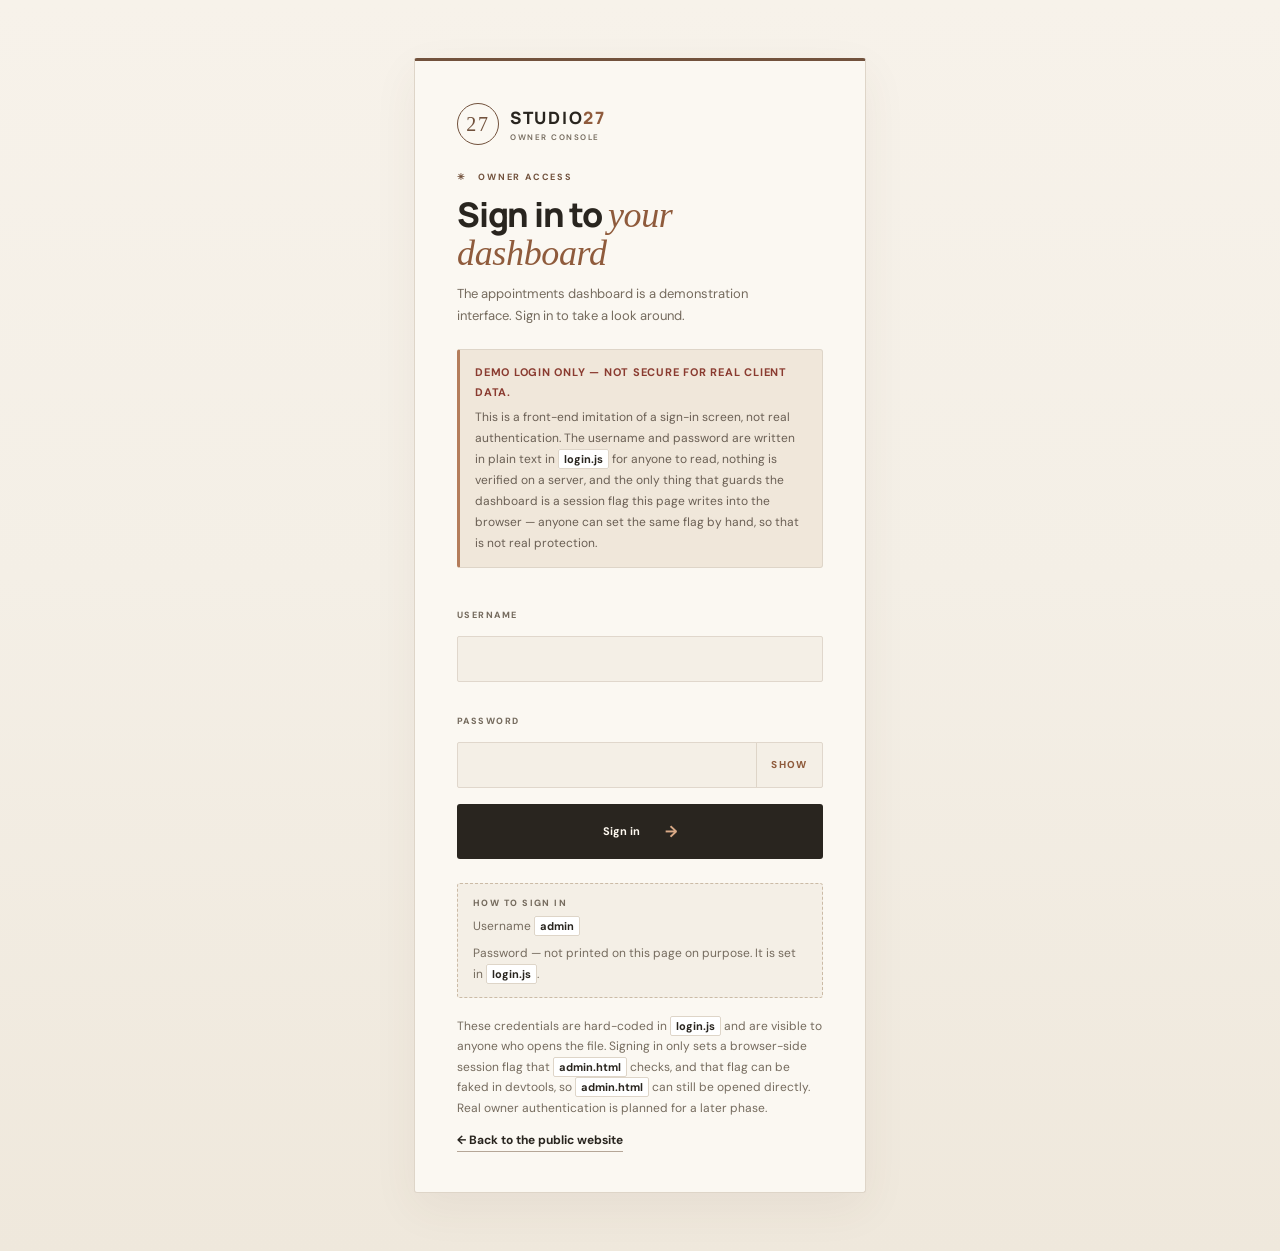
<file: admin.html>
<!doctype html>
<html lang="en-IN">
<head>
<meta charset="UTF-8"><meta name="viewport" content="width=device-width,initial-scale=1">
<meta name="theme-color" content="#72523d">
<!-- Demo interface: kept out of search engines on purpose. -->
<meta name="robots" content="noindex,nofollow">
<meta name="description" content="STUDIO 27 owner dashboard (demo interface). Shows clearly labelled sample appointment data only — no real bookings, no database, no authentication.">
<title>Owner dashboard (demo) — STUDIO 27</title>
<link rel="icon" href="favicon.svg" type="image/svg+xml">
<link rel="preconnect" href="https://fonts.googleapis.com"><link rel="preconnect" href="https://fonts.gstatic.com" crossorigin>
<link href="https://fonts.googleapis.com/css2?family=DM+Sans:wght@400;600;700;800&family=Manrope:wght@700;800&display=swap" rel="stylesheet">
<link rel="stylesheet" href="styles.css">
<link rel="stylesheet" href="admin.css">
<!-- With JavaScript off the gate cannot run, so the shell stays visible exactly
     as before and the <noscript> notice further down still explains itself. -->
<noscript><style>.adm-shell[hidden]{display:flex}</style></noscript>
</head>
<body class="adm-body">
<a class="skip-link" href="#admin-main">Skip to dashboard content</a>

<!-- Starts hidden: admin.js reveals it only once the demo session flag checks
     out, so an unauthenticated visitor is redirected without ever seeing the
     dashboard. The <noscript> rule in the head restores it when JS is off. -->
<div class="adm-shell" hidden>

<aside class="adm-sidebar" id="adm-sidebar" aria-label="Dashboard sections">
<a class="brand" href="index.html"><span class="brand-mark" aria-hidden="true">27</span><span>STUDIO<span class="clay">27</span><small>OWNER CONSOLE</small></span></a>
<span class="adm-badge">DEMO MODE</span>
<nav class="adm-nav" aria-label="Dashboard">
<ul>
<li><a href="#dashboard" data-view="dashboard" aria-current="page"><svg viewBox="0 0 24 24" aria-hidden="true" focusable="false"><rect x="3" y="3" width="7" height="7" rx="1.5"/><rect x="14" y="3" width="7" height="7" rx="1.5"/><rect x="3" y="14" width="7" height="7" rx="1.5"/><rect x="14" y="14" width="7" height="7" rx="1.5"/></svg>Dashboard</a></li>
<li><a href="#appointments" data-view="appointments"><svg viewBox="0 0 24 24" aria-hidden="true" focusable="false"><rect x="3" y="5" width="18" height="16" rx="2"/><path d="M8 3v4M16 3v4M3 10h18"/></svg>Appointments<span class="adm-count" id="navCountAppointments">0</span></a></li>
<li><a href="#services" data-view="services"><svg viewBox="0 0 24 24" aria-hidden="true" focusable="false"><path d="M12 3l2.2 5.3L20 10l-5.8 1.7L12 17l-2.2-5.3L4 10l5.8-1.7z"/></svg>Services</a></li>
<li><a href="#settings" data-view="settings"><svg viewBox="0 0 24 24" aria-hidden="true" focusable="false"><path d="M4 7h9M18 7h2M4 17h3M11 17h9"/><circle cx="15" cy="7" r="2.4"/><circle cx="8" cy="17" r="2.4"/></svg>Settings</a></li>
</ul>
</nav>
<p class="adm-sidebar-note">Sample data only. Nothing here is a real booking and nothing is saved.</p>
<a class="adm-sidebar-back" href="index.html">← Back to public website</a>
</aside>

<div class="adm-backdrop" id="adm-backdrop" hidden></div>

<div class="adm-main-col">

<header class="adm-topbar">
<button class="adm-menu-btn" type="button" id="adm-menu-btn" aria-label="Open dashboard menu" aria-expanded="false" aria-controls="adm-sidebar"><i aria-hidden="true"></i><i aria-hidden="true"></i><i aria-hidden="true"></i></button>
<div class="adm-topbar-heading">
<p class="adm-topbar-title">Owner Dashboard</p>
<p class="adm-topbar-sub"><span id="adm-topbar-view">Dashboard</span><span class="adm-topbar-sep" aria-hidden="true">·</span><time id="adm-topbar-date"></time></p>
</div>
<span class="adm-badge adm-badge-inline">DEMO MODE</span>
<a class="adm-topbar-link" href="index.html">View public site ↗</a>
<a class="button adm-btn-ghost adm-logout" href="login.html">Log out</a>
</header>

<main class="adm-main" id="admin-main" tabindex="-1">

<p class="adm-demo-banner"><b>Demo mode.</b> This dashboard is a user-interface demonstration. Every name, date and status below is invented sample data for showing the layout — none of it is a real customer booking. The dashboard is <b>not</b> connected to the public booking form, has <b>no database</b> behind it, and has <b>no real sign-in</b>: a demo login screen exists, but its username and password sit in plain text in <code>login.js</code> for anyone to read. That screen now sets a browser-side session flag which this page checks before it loads, but that is not real protection — the flag can be set by hand in devtools, so this page can still be opened directly by anyone who does. Changes you make here live only in this browser tab and disappear on reload.</p>

<noscript><p class="adm-demo-banner">JavaScript is switched off, so the sample appointments, filters and status controls cannot run. Please enable JavaScript to view this demo.</p></noscript>

<!-- ===================== DASHBOARD ===================== -->
<section class="adm-view" id="view-dashboard" aria-labelledby="view-dashboard-title" tabindex="-1">
<header class="adm-view-head">
<h1 class="adm-view-title" id="view-dashboard-title">Dashboard</h1>
<p class="adm-view-sub">Sample data for demonstration only. Figures update as you change statuses in Appointments.</p>
</header>

<div class="adm-cards">
<article class="adm-card adm-card-total"><p class="adm-card-label">Total appointments</p><p class="adm-stat" id="stat-total">0</p><p class="adm-card-note">All sample records</p></article>
<article class="adm-card adm-card-pending"><p class="adm-card-label">Pending requests</p><p class="adm-stat" id="stat-pending">0</p><p class="adm-card-note">Waiting for a reply</p></article>
<article class="adm-card adm-card-confirmed"><p class="adm-card-label">Confirmed appointments</p><p class="adm-stat" id="stat-confirmed">0</p><p class="adm-card-note">Chair booked</p></article>
<article class="adm-card adm-card-completed"><p class="adm-card-label">Completed appointments</p><p class="adm-stat" id="stat-completed">0</p><p class="adm-card-note">Already served</p></article>
</div>

<div class="adm-panel">
<h2 class="adm-panel-title">Status split</h2>
<p class="adm-panel-sub">How the sample records are distributed right now.</p>
<div class="adm-split" aria-hidden="true" id="adm-split"></div>
<ul class="adm-legend" id="adm-legend"></ul>
</div>

<div class="adm-panel">
<h2 class="adm-panel-title">Next up</h2>
<p class="adm-panel-sub">Upcoming pending and confirmed sample requests, earliest first.</p>
<ul class="adm-list" id="adm-upcoming"></ul>
</div>
</section>

<!-- ===================== APPOINTMENTS ===================== -->
<section class="adm-view" id="view-appointments" aria-labelledby="view-appointments-title" tabindex="-1" hidden>
<header class="adm-view-head">
<h1 class="adm-view-title" id="view-appointments-title">Appointments</h1>
<p class="adm-view-sub">Sample records. Requesting an appointment on the public site does not create a row here.</p>
</header>

<div class="adm-toolbar" role="group" aria-label="Filter sample appointments">
<div class="adm-field">
<label for="filter-search">Search customer</label>
<input id="filter-search" type="search" placeholder="Type a sample name…" autocomplete="off">
</div>
<div class="adm-field">
<label for="filter-status">Status</label>
<select id="filter-status">
<option value="">All statuses</option>
<option value="Pending">Pending</option>
<option value="Confirmed">Confirmed</option>
<option value="Completed">Completed</option>
<option value="Cancelled">Cancelled</option>
</select>
</div>
<div class="adm-field">
<label for="filter-service">Service</label>
<select id="filter-service">
<option value="">All services</option>
<option value="Cut &amp; styling">Cut &amp; styling</option>
<option value="Colour studio">Colour studio</option>
<option value="Care rituals">Care rituals</option>
<option value="Event ready">Event ready</option>
<option value="Help me choose">Help me choose</option>
</select>
</div>
<div class="adm-field adm-field-btn">
<button class="button adm-btn-ghost" type="button" id="filter-clear">Clear filters</button>
</div>
</div>

<p class="adm-result-count" id="result-count" role="status" aria-live="polite">Showing 0 of 0 sample records</p>

<div class="adm-table-wrap">
<table class="adm-table">
<caption class="adm-sr-only">Sample appointment records for demonstration purposes only</caption>
<thead>
<tr><th scope="col">Reference</th><th scope="col">Customer</th><th scope="col">Service</th><th scope="col">Date</th><th scope="col">Time</th><th scope="col">Status</th><th scope="col">Actions</th></tr>
</thead>
<tbody id="appointments-body"></tbody>
</table>
</div>
<p class="adm-note">The status menu in the <b>Actions</b> column is a demo control. Real status changes will be saved once the database is added in the next phase — nothing is stored today.</p>
</section>

<!-- ===================== SERVICES ===================== -->
<section class="adm-view" id="view-services" aria-labelledby="view-services-title" tabindex="-1" hidden>
<header class="adm-view-head">
<h1 class="adm-view-title" id="view-services-title">Services</h1>
<p class="adm-view-sub">The four services shown on the public site, with their placeholder prices.</p>
</header>

<div class="adm-table-wrap">
<table class="adm-table">
<caption class="adm-sr-only">Services currently offered, with placeholder prices</caption>
<thead>
<tr><th scope="col">Service</th><th scope="col">Demo price</th><th scope="col">Availability</th><th scope="col">Actions</th></tr>
</thead>
<tbody id="services-body"></tbody>
</table>
</div>

<p class="adm-demo-banner adm-demo-banner-tight"><b>Placeholder prices, temporary edits.</b> These figures are invented demo values taken from the public site and must be replaced with the salon's real, confirmed prices before this is shown to a client. Adding, editing and deleting services below is a demonstration: nothing is saved — no database and no browser storage — so the original four sample services return when the page reloads.</p>
<div class="adm-actions"><button class="button adm-btn" type="button" id="services-add">Add a service</button></div>

<div class="adm-panel" id="service-form" hidden>
<h2 class="adm-panel-title" id="service-form-title">Add a service</h2>
<p class="adm-panel-sub">Demo only — this change is not saved and disappears on reload.</p>
<div class="adm-toolbar" role="group" aria-label="Service details">
<div class="adm-field">
<label for="service-name">Service name</label>
<input id="service-name" type="text" autocomplete="off">
</div>
<div class="adm-field">
<label for="service-price">Demo price (₹)</label>
<input id="service-price" type="text" inputmode="numeric" autocomplete="off" placeholder="e.g. 299">
</div>
<div class="adm-field adm-field-btn">
<button class="button adm-btn" type="button" id="service-save">Save service</button>
</div>
<div class="adm-field adm-field-btn">
<button class="button adm-btn-ghost" type="button" id="service-cancel">Cancel</button>
</div>
</div>
</div>
</section>

<!-- ===================== SETTINGS ===================== -->
<section class="adm-view" id="view-settings" aria-labelledby="view-settings-title" tabindex="-1" hidden>
<header class="adm-view-head">
<h1 class="adm-view-title" id="view-settings-title">Settings</h1>
<p class="adm-view-sub">Read-only summary of how this demo is wired.</p>
</header>

<div class="adm-panel">
<h2 class="adm-panel-title">How this demo works</h2>
<dl class="adm-dl">
<div><dt>Dashboard mode</dt><dd>Demo — sample data only</dd></div>
<div><dt>Data source</dt><dd>Invented sample records inside <code>admin.js</code></dd></div>
<div><dt>Storage</dt><dd>None. Changes reset when the page reloads.</dd></div>
<div><dt>Connected to booking form</dt><dd>No. The public WhatsApp form and this dashboard are separate.</dd></div>
<div><dt>Database</dt><dd>Not implemented — planned for the next phase</dd></div>
<div><dt>Authentication</dt><dd>Demo login only. The credentials are hard-coded in <code>login.js</code> and readable by anyone, and although <code>admin.html</code> now checks a browser-side session flag set at sign-in, it is still not protected — the flag can be faked, so direct access cannot be truly blocked.</dd></div>
<div><dt>WhatsApp request number</dt><dd>916297519708 <span class="adm-dl-note">(authorised testing number, set in <code>script.js</code>)</span></dd></div>
</dl>
<p class="adm-demo-banner adm-demo-banner-tight"><b>The demo sign-in screen is decoration, not protection.</b> <a href="login.html">login.html</a> checks a username and password that are written in plain text in <code>login.js</code>, so anyone who views the page source can read them. It stores no session beyond a single browser-side flag, and that flag is all that guards this dashboard: anyone who sets it by hand can open <code>admin.html</code> directly. It exists only so the demonstration has an entry point. Real owner authentication — verified on a server, with hashed credentials — arrives with the database phase.</p>
</div>

<div class="adm-panel">
<h2 class="adm-panel-title">Business details still to confirm</h2>
<p class="adm-panel-sub">Carried over from the public website. None of these are verified information.</p>
<dl class="adm-dl">
<div><dt>Prices</dt><dd>Placeholder</dd></div>
<div><dt>Street address</dt><dd>Placeholder — “Bankura, West Bengal” only</dd></div>
<div><dt>Opening hours</dt><dd>Placeholder — “Every day · 10 AM – 8 PM”</dd></div>
<div><dt>Phone, email, social links</dt><dd>Not supplied</dd></div>
<div><dt>Photography</dt><dd>Illustrative stock images</dd></div>
</dl>
<div class="adm-actions">
<button class="button adm-btn-ghost" type="button" id="settings-reset">Reset sample data</button>
<a class="button adm-btn" href="index.html">Open public website ↗</a>
</div>
</div>
</section>

</main>
</div>
</div>

<div class="toast" id="toast" role="status" aria-live="polite"></div>
<script src="admin.js"></script>
</body>
</html>
</file>
<file: styles.css>
:root{--cream:#f4efe6;--paper:#fbf8f2;--ink:#29251f;--brown:#72523d;--clay:#b47d5b;--clay-text:#8f5b3c;--muted:#756b5e;--line:#ded5c8;--error:#a0392c;--sans:'DM Sans',sans-serif;--display:'Manrope',sans-serif;--serif:Georgia,'Times New Roman',serif}*{box-sizing:border-box}html{scroll-behavior:smooth;scroll-padding-top:90px}body{margin:0;background:var(--cream);color:var(--ink);font-family:var(--sans);-webkit-font-smoothing:antialiased}a{color:inherit;text-decoration:none}button,input,select,textarea{font:inherit}/* Accessibility: keyboard-only skip link, plus a clearly visible focus ring for   every interactive control. Only shown for keyboard focus (:focus-visible). */.skip-link{position:fixed;top:-70px;left:6%;z-index:100;background:var(--ink);color:#fffaf1;padding:12px 18px;font-size:12px;font-weight:700;border-radius:0 0 3px 3px;transition:top .15s}.skip-link:focus{top:0}main:focus{outline:none}:focus-visible{outline:3px solid var(--brown);outline-offset:3px}input:focus-visible,select:focus-visible,textarea:focus-visible,.button:focus-visible,.menu-toggle:focus-visible,.service-bottom a:focus-visible{outline:3px solid var(--brown);outline-offset:2px}.dark:focus-visible,.nav-cta:focus-visible{outline:3px solid #fffaf1;outline-offset:2px}[aria-invalid="true"]{border-color:var(--error);outline-color:var(--error)}.announcement{background:var(--brown);color:#fff7eb;text-align:center;padding:10px;font-size:9px;letter-spacing:.18em;font-weight:700}.announcement span{color:#e6b58d;margin:0 12px}.header{height:84px;display:flex;align-items:center;justify-content:space-between;padding:0 6%;border-bottom:1px solid var(--line);position:sticky;top:0;background:#f4efe6ed;backdrop-filter:blur(12px);z-index:20}.brand{display:flex;align-items:center;gap:11px;font:800 17px var(--display);letter-spacing:.1em}.brand-mark{display:grid;place-items:center;width:42px;height:42px;border:1px solid var(--brown);border-radius:50%;font:20px var(--serif);color:var(--brown)}.brand small{display:block;font:600 8px var(--sans);letter-spacing:.19em;margin-top:3px;color:var(--muted)}.clay,.footer a span{color:var(--clay)}.nav{display:flex;align-items:center;gap:30px;font-size:12px;font-weight:600}.nav>a:not(.nav-cta):hover{color:var(--clay-text)}.nav-cta{background:var(--ink);color:white;padding:13px 17px;border-radius:3px}.menu-toggle{display:none}.hero{padding:60px 6% 28px;display:grid;grid-template-columns:1fr .93fr;gap:5%;position:relative}.hero-copy{padding:50px 0 25px;max-width:570px}.eyebrow{font-size:9px;font-weight:700;letter-spacing:.2em;color:var(--brown);margin:0 0 23px}.hero h1,.section h2{font:800 clamp(48px,6.2vw,82px)/.98 var(--display);letter-spacing:-.075em;margin:0}.hero h1 em,.section h2 em{font-family:var(--serif);font-weight:400;letter-spacing:-.065em;color:var(--brown)}.intro{font-size:14px;line-height:1.9;color:#71685e;max-width:405px;margin:27px 0}.actions{display:flex;align-items:center;gap:25px}.button{display:inline-flex;align-items:center;justify-content:space-between;gap:25px;padding:16px 19px;font-size:11px;font-weight:700;border:1px solid transparent;border-radius:3px;cursor:pointer;transition:transform .2s}.button:hover{transform:translateY(-2px)}.dark{background:var(--ink);color:#fffaf1}.button span{color:#d9aa87;font-size:16px}.underlink{font-size:11px;font-weight:700;border-bottom:1px solid #b5a697;padding-bottom:7px}.note{display:flex;align-items:center;gap:13px;margin-top:45px}.mini-stamp{display:grid;place-items:center;width:38px;height:38px;border-radius:50%;background:#dfc9b3;color:var(--brown);font-size:9px;line-height:1.05;text-align:center}.note p{font-size:10px;line-height:1.6;margin:0}.note small{display:block;color:var(--muted)}.hero-visual{position:relative;min-height:460px;margin:0 18px 18px 0}.hero-photo{position:absolute;inset:0 0 22px 22px;background:linear-gradient(#261c1408,#261c1408),url('https://images.unsplash.com/photo-1521590832167-7bcbfaa6381f?auto=format&fit=crop&w=1200&q=90') center/cover;border-radius:46% 46% 3px 3px}.hero-visual:before{content:"";position:absolute;inset:16px -15px 6px 7px;border:1px solid #bda48d;border-radius:46% 46% 3px 3px}.photo-label{position:absolute;bottom:0;left:22px;right:0;display:flex;justify-content:space-between;font-size:8px;letter-spacing:.15em;color:var(--muted)}.round-stamp{position:absolute;top:30px;left:-30px;width:90px;height:90px;border-radius:50%;background:#d9b697;display:flex;flex-direction:column;align-items:center;justify-content:center;transform:rotate(-12deg);color:var(--ink);font-size:10px;line-height:1.2;text-align:center;font-weight:800;letter-spacing:.08em}.round-stamp b{font-size:16px}.vertical-note{position:absolute;right:-36px;top:45%;writing-mode:vertical-rl;font-size:8px;letter-spacing:.22em;color:var(--brown)}.hero-foot{grid-column:1/-1;display:flex;justify-content:space-between;color:var(--muted);font-size:8px;letter-spacing:.17em;padding-top:14px}.hero-foot i{font-style:normal;color:var(--clay)}.ticker{background:#d8c0a8;color:var(--brown);overflow:hidden;white-space:nowrap;padding:16px 0;font:700 12px var(--display);letter-spacing:.18em}/* The track holds eight identical copies of the phrase, so animating by exactly one copy (100% / 8 = 12.5%) loops seamlessly and never exposes a blank gap on wide screens. */.ticker div{width:max-content;animation:marquee 32s linear infinite}@keyframes marquee{to{transform:translateX(-12.5%)}}.section{padding:100px 8%}.section-heading{display:flex;align-items:flex-end;justify-content:space-between;gap:40px;margin-bottom:45px}.section-heading .eyebrow{margin-bottom:19px}.section h2{font-size:clamp(39px,4.6vw,60px)}.section-intro{max-width:300px;color:#6a6053;font-size:12px;line-height:1.9;margin:0 0 5px}.service-grid{display:grid;grid-template-columns:repeat(4,1fr);border-top:1px solid var(--line);border-bottom:1px solid var(--line)}.service{padding:23px 20px 20px 0;min-height:275px;display:flex;flex-direction:column;border-right:1px solid var(--line);margin-right:20px}.service:last-child{border:0;margin:0}.num{font-size:9px;color:#6f6455;letter-spacing:.1em}.service-icon{font-size:30px;color:var(--clay);margin:25px 0 16px}.service h3{font:700 18px var(--display);letter-spacing:-.04em;margin:0 0 10px}.service p{font-size:11px;line-height:1.8;color:#6f6455;max-width:210px;margin:0}.service-bottom{margin-top:auto;padding-top:25px;display:flex;justify-content:space-between;align-items:center}.service-bottom b{font-size:9px;letter-spacing:.13em;color:var(--brown)}.service-bottom a{display:grid;place-items:center;width:31px;height:31px;border:1px solid var(--line);border-radius:50%}.service-bottom a:hover{background:var(--ink);color:white}.fineprint{font-size:9px;color:#756b5e;margin-top:18px}.story{display:grid;grid-template-columns:1fr .9fr;align-items:center;gap:10%;background:#e9dfd1;padding-top:95px;padding-bottom:95px}.story-image{position:relative;min-height:460px;margin:0 20px 20px 0}.story-photo{position:absolute;inset:0 20px 20px 0;background:url('https://images.unsplash.com/photo-1560066984-138dadb4c035?auto=format&fit=crop&w=1000&q=85') center/cover}.story-image:after{content:"";position:absolute;inset:14px 0 5px 14px;border:1px solid #bda48d;pointer-events:none}.image-caption{position:absolute;bottom:0;left:0;right:20px;display:flex;justify-content:space-between;font-size:8px;letter-spacing:.15em;color:var(--brown)}.scribble{position:absolute;right:-24px;top:40px;font:italic 29px var(--serif);line-height:.95;color:var(--clay-text);transform:rotate(8deg)}.story-copy>p:not(.eyebrow){font-size:12px;line-height:1.9;color:#6a6053;max-width:420px;margin:22px 0}.outline{border-color:#b8a18a;color:var(--ink);margin-top:9px}.handwritten{font:italic 17px var(--serif);color:var(--brown);margin-top:28px;transform:rotate(-4deg)}.gallery-grid{display:grid;grid-template-columns:1.15fr 1fr 1fr;gap:18px;align-items:start}.gallery figure{margin:0}.gallery img{display:block;width:100%;height:280px;object-fit:cover;filter:saturate(.82)}.gallery .tall img{height:380px}.gallery figure:nth-child(2){margin-top:45px}.gallery figure:nth-child(3){margin-top:90px}.gallery figcaption{font-size:8px;letter-spacing:.16em;font-weight:700;margin-top:13px}.quote{padding:65px 20px;background:var(--brown);color:#f6eee3;text-align:center}.quote>span{color:#d9b697;font-size:23px}.quote blockquote{font:400 clamp(29px,4vw,47px)/1.18 var(--serif);margin:18px 0 23px;letter-spacing:-.04em}.quote em{color:#e4bc9b}.quote small{font-size:8px;letter-spacing:.2em;color:#e6d7c6}.booking{display:grid;grid-template-columns:.85fr 1fr;gap:12%;background:#e9dfd1}.booking-copy>p:not(.eyebrow){font-size:12px;color:#6a5f54;line-height:1.8;margin:24px 0 35px}.detail{display:flex;gap:14px;align-items:flex-start;margin:23px 0}.detail>span{font-size:22px;color:var(--clay)}.detail b,.detail small{display:block}.detail b{font-size:11px;margin:2px 0 7px}.detail small{font-size:10px;color:#6a5f54;line-height:1.6}.form{background:var(--paper);padding:30px 34px;box-shadow:0 15px 45px #5e463010}.form-title{font-size:9px;letter-spacing:.15em;font-weight:700;margin:0 0 24px;display:flex;justify-content:space-between}.form-title span{color:var(--clay);font-size:15px}label{display:block;font-size:10px;font-weight:700;margin:17px 0 8px}input,select,textarea{width:100%;min-width:0;padding:12px 11px;border:1px solid #e0d7cc;background:transparent;border-radius:2px;color:var(--ink);font-size:11px;outline:none}input:focus,select:focus,textarea:focus{border-color:var(--clay)}input::placeholder,textarea::placeholder{color:#756b5e}.form-row{display:grid;grid-template-columns:1fr 1fr;gap:13px}textarea{resize:vertical}.submit{width:100%;margin-top:21px}.form-note{display:block;color:#756b5e;font-size:9px;line-height:1.6;margin-top:12px}.form-demo-note{font-size:10px;line-height:1.7;color:#6a5f54;background:#f0e7da;border:1px solid var(--line);border-radius:3px;padding:12px 13px;margin:14px 0 0}.form-demo-note b{color:var(--ink)}.wa-fallback{display:inline-block;margin-top:12px;font-size:10px;font-weight:700;color:var(--brown);border-bottom:1px solid var(--brown);padding-bottom:3px}.wa-fallback[hidden]{display:none}.muted{font-weight:400;color:#756b5e}.contact{display:grid;grid-template-columns:.9fr .9fr 1fr;gap:35px;align-items:center;padding-top:80px;padding-bottom:80px}.contact .eyebrow{margin-bottom:18px}.contact-info p{font-size:11px;line-height:1.7;margin:13px 0}.contact-info p>span,.contact-info small{display:block}.contact-info p>span{font-size:8px;letter-spacing:.17em;color:var(--clay-text);font-weight:700;margin-bottom:4px}.contact-info small{font-size:9px;color:#756b5e}.contact-info a{border-bottom:1px solid #b8a18a;padding-bottom:3px}.map-card{height:180px;position:relative;overflow:hidden;background:#e4d7c6;display:flex;flex-direction:column;align-items:center;justify-content:center;color:var(--brown)}.map-card>div{position:absolute;inset:-20%;opacity:.45;background-image:linear-gradient(30deg,transparent 47%,#c0ab94 48%,#c0ab94 49%,transparent 50%),linear-gradient(120deg,transparent 47%,#c0ab94 48%,#c0ab94 49%,transparent 50%);background-size:48px 48px;transform:rotate(-8deg)}.map-card b,.map-card small{position:relative}.map-card b{font:800 17px var(--display);letter-spacing:.14em}.map-card small{font-size:8px;letter-spacing:.2em;margin-top:5px}.footer{padding:24px 6%;border-top:1px solid var(--line);display:flex;align-items:center;justify-content:space-between;color:#756b5e;font-size:8px;letter-spacing:.14em}.footer>a{font:800 17px var(--display);letter-spacing:.1em;color:var(--ink)}.toast{position:fixed;bottom:20px;left:50%;transform:translate(-50%,20px);background:var(--ink);color:white;padding:13px 18px;font-size:12px;border-radius:4px;opacity:0;pointer-events:none;transition:.25s;z-index:50;max-width:90%;text-align:center}.toast.show{opacity:1;transform:translate(-50%,0)}@media(max-width:900px){.header{padding:0 5%}.nav{gap:16px}.hero{padding:42px 5% 24px}.hero-visual{min-height:400px}.section{padding:80px 6%}/* Tablet: four service columns and three gallery columns become cramped here,   so both switch to a comfortable two-column arrangement. */.service-grid{grid-template-columns:1fr 1fr}.service{min-height:240px;padding:22px 18px 20px 0;margin-right:18px}.service:nth-child(2n){border-right:0;margin:0;padding-left:18px}.service:nth-child(-n+2){border-bottom:1px solid var(--line)}.service h3{font-size:16px}.gallery-grid{grid-template-columns:1fr 1fr;gap:16px}.gallery figure:nth-child(2),.gallery figure:nth-child(3){margin-top:0}.story{gap:7%}.contact{gap:20px}}@media(max-width:680px){.announcement{font-size:8px}.header{height:70px}.brand-mark{width:37px;height:37px}.brand{font-size:15px}.menu-toggle{display:flex;width:44px;height:44px;border:1px solid var(--line);background:transparent;border-radius:50%;align-items:center;justify-content:center;flex-direction:column;gap:5px}.menu-toggle i{width:15px;height:1px;background:var(--ink)}.nav{display:none;position:absolute;top:69px;left:0;right:0;background:var(--cream);padding:18px 6% 24px;flex-direction:column;align-items:stretch;gap:0;border-bottom:1px solid var(--line)}.nav.open{display:flex}.nav>a{padding:13px 0;border-bottom:1px solid var(--line)}.nav .nav-cta{padding:14px 15px;margin-top:12px;border:0}.hero{display:flex;flex-direction:column;padding:37px 6% 22px;gap:27px}.hero-copy{padding:0}.hero h1{font-size:clamp(52px,13vw,72px)}.intro{font-size:13px;margin:21px 0}.note{margin-top:29px}.hero-visual{min-height:380px;margin:0 15px 15px 8px}.hero-photo{left:12px}.hero-visual:before{left:0}.photo-label{left:12px}.round-stamp{left:-16px;width:78px;height:78px;font-size:9px}.vertical-note{right:-25px}.hero-foot{font-size:7px;gap:12px}.hero-foot span:last-child{text-align:right}.section{padding:65px 6%}.section-heading{display:block;margin-bottom:30px}.section h2{font-size:clamp(42px,10vw,54px)}.section-intro{margin-top:18px}.service-grid{grid-template-columns:1fr 1fr}.service{min-height:240px;padding:18px 12px 18px 0;margin-right:12px;border-bottom:1px solid var(--line)}.service:nth-child(2){border-right:0;margin:0;padding-left:12px}.service:nth-child(3){border-bottom:0;padding-top:22px}.service:nth-child(4){border-right:0;border-bottom:0;margin:0;padding:22px 0 18px 12px}.service-icon{margin:17px 0 13px}.service h3{font-size:16px}.service p{font-size:10px}.service-bottom{padding-top:18px}.story{display:flex;flex-direction:column;align-items:stretch;gap:40px;padding-top:65px;padding-bottom:65px}.story-image{min-height:330px;margin-right:12px}.scribble{right:-8px;font-size:25px}.story-copy>p:not(.eyebrow){font-size:12px}.gallery-grid{grid-template-columns:1fr 1fr;gap:14px}.gallery .tall{grid-column:1/-1}.gallery img{height:210px}.gallery .tall img{height:270px}.gallery figure:nth-child(2),.gallery figure:nth-child(3){margin-top:0}.gallery figcaption{font-size:7px}.quote{padding:52px 14px}.booking{display:flex;flex-direction:column;gap:30px}.form{padding:24px 19px}.contact{grid-template-columns:1fr 1fr;gap:20px}.contact>div:first-child{grid-column:1/-1}.map-card{height:150px}.footer{padding:20px 6%;gap:12px;flex-wrap:wrap}.footer>span:nth-child(2){display:none}.footer small{font-size:7px}}/* Narrow phones: stack the date/time pair so the native date control is never   squeezed far enough to clip or overflow. */@media(max-width:420px){.form-row{grid-template-columns:1fr}}@media(prefers-reduced-motion:reduce){*,*::before,*::after{scroll-behavior:auto!important;animation-duration:.01ms!important;transition-duration:.01ms!important}}
</file>
<file: admin.css>
/* ==========================================================================
   STUDIO 27 — owner dashboard (demo) styles
   Loaded after styles.css on purpose: the dashboard reuses the public site's
   design tokens (.skip-link, .button, .toast, .brand, .eyebrow, focus rings,
   reduced-motion rules), and adds only scoped .adm-* components on top.
   Nothing here is linked from the public website.
   ========================================================================== */

/* --- Shell ---------------------------------------------------------------- */
/* The dashboard markup ships with the `hidden` attribute so that a visitor
   without the demo session never sees it — not even for the instant before
   admin.js redirects them to the sign-in screen. `display:flex` below would
   otherwise beat the browser's own [hidden] rule, so it is re-stated here (the
   same reason .adm-backdrop[hidden] exists further down). admin.js removes the
   attribute once the session flag has been checked. */
.adm-shell{display:flex;min-height:100vh}
.adm-shell[hidden]{display:none}

/* --- Sidebar -------------------------------------------------------------- */
/* Fixed on desktop: the dark-brown rail stays put while the cream workspace
   scrolls. Below 1023px it becomes an off-canvas drawer (see the media query). */
.adm-sidebar{position:fixed;top:0;bottom:0;left:0;z-index:30;width:258px;background:var(--brown);color:#e2d3c2;padding:20px 14px 22px;display:flex;flex-direction:column;gap:15px;overflow-y:auto}

/* The shared .brand colours are tuned for a cream background, so they are
   re-pointed here for the brown sidebar. */
.adm-sidebar .brand{color:#f6eee3;gap:10px}
.adm-sidebar .brand-mark{border-color:#e2d3c2;color:#f6eee3;width:38px;height:38px;font-size:18px}
.adm-sidebar .brand small{color:#e2d3c2}
.adm-sidebar .brand .clay{color:#e6b58d}

.adm-badge{display:inline-flex;align-items:center;align-self:flex-start;font-size:10px;font-weight:800;letter-spacing:.18em;padding:5px 9px;border-radius:999px;background:var(--clay);color:#231710}
.adm-sidebar .adm-badge{background:#f6eee3;color:var(--brown)}

.adm-nav ul{list-style:none;margin:0;padding:0;display:grid;gap:4px}
.adm-nav a{display:flex;align-items:center;gap:11px;min-height:44px;padding:11px 12px;border-radius:3px;border-left:3px solid transparent;font-size:13px;font-weight:600;color:#e2d3c2}
.adm-nav a:hover{background:#f6eee314;color:#fffaf1}
.adm-nav a[aria-current="page"]{background:#f6eee321;color:#fffaf1;border-left-color:var(--clay)}
.adm-nav a svg{width:17px;height:17px;flex:0 0 auto;fill:none;stroke:currentColor;stroke-width:1.6;stroke-linecap:round;stroke-linejoin:round}
.adm-count{margin-left:auto;font-size:11px;font-weight:800;background:#f6eee3;color:var(--brown);padding:2px 8px;border-radius:999px}

.adm-sidebar-note{margin:auto 4px 0;font-size:11px;line-height:1.65;color:#e2d3c2}
.adm-sidebar-back{display:block;margin:0 4px;padding-top:13px;border-top:1px solid #f6eee32b;font-size:12px;font-weight:700;color:#fffaf1}

.adm-backdrop[hidden]{display:none}

/* --- Main column ---------------------------------------------------------- */
/* The sidebar is out of flow (position:fixed), so the workspace is offset by
   its width instead of being laid out beside it. */
.adm-main-col{flex:1;min-width:0;margin-left:258px;display:flex;flex-direction:column}

.adm-topbar{position:sticky;top:0;z-index:15;display:flex;align-items:center;gap:12px;flex-wrap:wrap;min-height:64px;padding:9px 4%;border-bottom:1px solid var(--line);background:#f4efe6ed;backdrop-filter:blur(12px)}
.adm-topbar-heading{min-width:0}
.adm-topbar-title{margin:0;font:800 16px var(--display);letter-spacing:-.01em;line-height:1.2}
.adm-topbar-sub{margin:2px 0 0;font-size:11px;font-weight:600;letter-spacing:.12em;text-transform:uppercase;color:var(--muted)}
.adm-topbar-sep{margin:0 6px}
.adm-topbar-link{margin-left:auto;font-size:11px;font-weight:700;border-bottom:1px solid #b8a18a;padding-bottom:3px}
.adm-badge-inline{margin-left:auto}
.adm-badge-inline + .adm-topbar-link{margin-left:0}

/* Log out sits last in the top bar's right-hand group, so it must not grab an
   auto margin of its own. It is a plain link: there is no session to end. */
.adm-logout{margin-left:0;flex:0 0 auto}

.adm-menu-btn{display:none;width:44px;height:44px;padding:0;align-items:center;justify-content:center;flex-direction:column;gap:4px;border:1px solid var(--line);background:var(--paper);border-radius:50%;cursor:pointer}
.adm-menu-btn i{display:block;width:15px;height:1.5px;background:var(--ink)}

.adm-main{flex:1;padding:26px 4% 70px}
.adm-view{max-width:1240px}
.adm-view:focus{outline:none}

/* --- Notices -------------------------------------------------------------- */
.adm-demo-banner{margin:0 0 22px;padding:13px 16px;background:#f0e7da;border:1px solid var(--line);border-left:3px solid var(--clay);border-radius:3px;font-size:12.5px;line-height:1.7;color:#6a5f54;max-width:860px}
.adm-demo-banner b{color:var(--ink)}
.adm-demo-banner-tight{margin:18px 0 0}
.adm-note{margin:16px 0 0;font-size:11.5px;line-height:1.7;color:var(--muted);max-width:760px}

/* --- View headings -------------------------------------------------------- */
.adm-view-head{margin:0 0 22px}
.adm-view-title{margin:0 0 6px;font:800 clamp(23px,3vw,33px)/1.1 var(--display);letter-spacing:-.03em}
.adm-view-sub{margin:0;font-size:12.5px;line-height:1.55;color:var(--muted);max-width:640px}

/* --- Summary cards -------------------------------------------------------- */
/* One shared surface split by hairlines instead of four separate boxes: the
   heavy 3px colour bar is gone, and the status colour survives as a small dot
   that matches the legend below. Four across only where there is room for it,
   two per row below that. */
.adm-cards{display:grid;grid-template-columns:repeat(4,1fr);margin-bottom:24px;background:var(--paper);border:1px solid var(--line);border-radius:3px;overflow:hidden}
.adm-card{padding:20px 22px;border-left:1px solid var(--line)}
.adm-card:first-child{border-left:0}
.adm-card-label{display:flex;align-items:center;gap:8px;margin:0;font-size:10px;font-weight:700;letter-spacing:.12em;text-transform:uppercase;color:var(--muted)}
.adm-card-label::before{content:"";flex:0 0 auto;width:8px;height:8px;border-radius:50%;background:var(--accent,var(--brown))}
.adm-stat{margin:12px 0 6px;font:800 clamp(28px,3.2vw,38px)/1.05 var(--display);letter-spacing:-.04em;font-variant-numeric:tabular-nums}
.adm-card-note{margin:0;font-size:11.5px;line-height:1.5;color:var(--muted)}
/* The dot hues match the status pills and the legend, so the four figures stay
   readable at a glance without needing a coloured border. */
.adm-card-total{--accent:var(--brown)}
.adm-card-pending{--accent:#8a5a1f}
.adm-card-confirmed{--accent:#2f5c46}
.adm-card-completed{--accent:#6a4a2f}

/* Two per row once four would be too narrow to compare. */
@media(max-width:1023px){
.adm-cards{grid-template-columns:repeat(2,1fr)}
.adm-card{border-top:1px solid var(--line)}
.adm-card:nth-child(-n+2){border-top:0}
.adm-card:nth-child(odd){border-left:0}
}

/* --- Panels --------------------------------------------------------------- */
.adm-panel{background:var(--paper);border:1px solid var(--line);border-radius:3px;padding:19px 21px}
.adm-panel + .adm-panel{margin-top:18px}
.adm-panel-title{margin:0 0 4px;font:700 12.5px var(--display);letter-spacing:.12em;text-transform:uppercase}
.adm-panel-sub{margin:0;font-size:12px;line-height:1.55;color:var(--muted)}

/* --- Dashboard composition (wide screens) --------------------------------- */
/* The cards keep the full width; below them the two panels sit side by side
   instead of stacking as two mostly empty boxes. "Next up" gets the wider
   share because its rows carry a name, a date and a status pill. */
@media(min-width:1024px){
#view-dashboard{display:grid;grid-template-columns:2fr 3fr;gap:18px}
/* display:grid would otherwise beat the [hidden] attribute, which would leave
   this view on screen underneath the others — so it is re-stated. */
#view-dashboard[hidden]{display:none}
#view-dashboard > .adm-view-head{grid-column:1/-1;margin-bottom:0}
#view-dashboard > .adm-cards{grid-column:1/-1;margin-bottom:0}
#view-dashboard > .adm-panel{min-width:0}
#view-dashboard > .adm-panel + .adm-panel{margin-top:0}
/* In half the width the date must be allowed to wrap rather than overflow. */
#view-dashboard .adm-list li{flex-wrap:wrap}
#view-dashboard .adm-list-when{white-space:normal}
}

.adm-split{display:flex;height:10px;margin:15px 0 16px;border-radius:999px;overflow:hidden;background:#e4d7c6}
.adm-split span{display:block;height:100%}
.adm-legend{list-style:none;margin:0;padding:0;display:grid;gap:11px;grid-template-columns:repeat(auto-fit,minmax(155px,1fr))}
.adm-legend li{display:flex;align-items:center;gap:9px;font-size:12px}
.adm-legend b{margin-left:auto;font:700 15px var(--display);font-variant-numeric:tabular-nums}
.adm-dot{width:9px;height:9px;border-radius:50%;flex:0 0 auto;background:var(--st,#8b8175)}

.adm-list{list-style:none;margin:16px 0 0;padding:0}
.adm-list li{display:flex;align-items:center;gap:12px;padding:12px 0;border-top:1px solid var(--line);font-size:13px}
.adm-list li:first-child{border-top:0;padding-top:0}
.adm-list-when{margin-left:auto;color:var(--muted);font-size:12px;white-space:nowrap}
.adm-list-empty{margin:14px 0 0;font-size:12px;color:var(--muted)}

/* --- Toolbar / filters ---------------------------------------------------- */
.adm-toolbar{display:flex;flex-wrap:wrap;align-items:flex-end;gap:14px;padding:16px 18px;margin-bottom:14px;background:var(--paper);border:1px solid var(--line);border-radius:3px}
.adm-field{display:flex;flex-direction:column;gap:7px;flex:1 1 165px;min-width:0}
.adm-field label{margin:0;font-size:10px;font-weight:700;letter-spacing:.12em;text-transform:uppercase;color:var(--muted)}
.adm-field input,.adm-field select{min-height:42px;padding:10px 12px;font-size:13px;background:var(--cream);border-radius:3px}
.adm-field-btn{flex:0 0 auto}

.adm-result-count{margin:0 0 12px;font-size:12px;color:var(--muted)}

/* --- Buttons (shared .button, resized for the console) -------------------- */
.adm-body .button{justify-content:center;gap:12px;padding:12px 18px;min-height:44px;white-space:nowrap;font-size:12px}
.adm-btn{background:var(--ink);color:#fffaf1}
.adm-btn:focus-visible{outline:3px solid #fffaf1;outline-offset:2px}
.adm-btn-ghost{background:transparent;border-color:#b8a18a;color:var(--ink)}
.adm-actions{display:flex;flex-wrap:wrap;gap:10px;margin-top:16px}

/* --- Table ---------------------------------------------------------------- */
.adm-table-wrap{overflow-x:auto;background:var(--paper);border:1px solid var(--line);border-radius:3px}
.adm-table{width:100%;border-collapse:collapse;font-size:13px}
.adm-table th{padding:13px 16px;text-align:left;white-space:nowrap;font-size:10px;font-weight:700;letter-spacing:.12em;text-transform:uppercase;color:var(--muted);border-bottom:1px solid var(--line)}
.adm-table td{padding:15px 16px;border-bottom:1px solid var(--line);vertical-align:middle}
.adm-table tbody tr:last-child td{border-bottom:0}
.adm-table tbody tr:hover{background:#f4efe680}
.adm-cell-name{display:flex;flex-direction:column;gap:3px}
.adm-cell-name b{font-weight:700}
.adm-cell-name .adm-ref,.adm-ref{font-size:10px;letter-spacing:.12em;color:var(--muted)}
.adm-date{white-space:nowrap}
.adm-ref-cell{white-space:nowrap;font-size:11px;font-weight:700;letter-spacing:.1em;color:var(--muted)}
/* Prices are money: right-align the Services price column so the figures line
   up, and give them tabular digits. Scoped to #view-services so the equally
   numbered appointment columns stay left-aligned. */
#view-services .adm-table th:nth-child(2),
#view-services .adm-table td[data-label="Demo price"]{text-align:right;font-variant-numeric:tabular-nums}
.adm-status-select{width:100%;max-width:170px;min-height:44px;padding:9px 11px;font-size:12px}
.adm-empty{padding:28px 16px;text-align:center;font-size:12px;color:var(--muted)}
/* Row controls in the Services table (in-memory demo add / edit / delete). */
.adm-row-actions{display:flex;flex-wrap:wrap;gap:8px}
.adm-row-actions .button{min-height:44px;padding:10px 13px;font-size:12px;white-space:nowrap}

/* --- Status pills --------------------------------------------------------- */
/* The leading dot in the pill's own colour makes the status legible at a glance
   even where the tinted background is faint, and it matches the card labels and
   the dashboard legend. */
.adm-status{display:inline-flex;align-items:center;gap:6px;font-size:11px;font-weight:700;letter-spacing:.06em;padding:5px 11px;border-radius:999px;border:1px solid var(--st-line,#ded5c8);background:var(--st-bg,#f0e7da);color:var(--st,#6a5f54)}
.adm-status::before{content:"";flex:0 0 auto;width:6px;height:6px;border-radius:50%;background:currentColor}
[data-status="Pending"]{--st:#8a5a1f;--st-bg:#f7ead6;--st-line:#dcae72}
[data-status="Confirmed"]{--st:#2f5c46;--st-bg:#e6f1ea;--st-line:#9dc3ae}
[data-status="Completed"]{--st:#6a4a2f;--st-bg:#ece3d6;--st-line:#c3ae95}
[data-status="Cancelled"]{--st:#8a3b30;--st-bg:#f6e6e3;--st-line:#dcaea6}

/* --- Definition lists (Settings) ------------------------------------------ */
.adm-dl{margin:16px 0 0}
.adm-dl > div{display:flex;align-items:baseline;justify-content:space-between;gap:18px;padding:12px 0;border-top:1px solid var(--line)}
.adm-dl > div:first-child{border-top:0;padding-top:0}
.adm-dl dt{font-size:10px;font-weight:700;letter-spacing:.12em;text-transform:uppercase;color:var(--muted);flex:0 0 auto}
.adm-dl dd{margin:0;font-size:13px;text-align:right;max-width:62%}
.adm-dl code{font-size:12px;background:var(--cream);border:1px solid var(--line);border-radius:2px;padding:1px 5px}
.adm-dl-note{display:block;font-size:11px;color:var(--muted);margin-top:3px}

/* --- Utilities ------------------------------------------------------------ */
.adm-sr-only{position:absolute;width:1px;height:1px;padding:0;margin:-1px;overflow:hidden;clip:rect(0 0 0 0);white-space:nowrap;border:0}

/* --- Drawer behaviour (tablet + mobile) ----------------------------------- */
@media(max-width:1023px){
.adm-menu-btn{display:inline-flex}
/* The rail is now a drawer, so the workspace takes the full width again. */
.adm-main-col{margin-left:0}
/* visibility:hidden keeps the closed drawer out of the tab order and out of
   the accessibility tree, while still allowing the slide transition. */
.adm-sidebar{position:fixed;top:0;bottom:0;left:0;z-index:40;width:278px;transform:translateX(-100%);visibility:hidden;transition:transform .22s ease,visibility .22s ease;box-shadow:0 0 44px #29251f4d}
.adm-sidebar.open{transform:none;visibility:visible}
.adm-backdrop{position:fixed;inset:0;z-index:35;background:#29251f66}
}

/* --- Table becomes stacked cards (tablet + mobile) ------------------------- */
/* Matches the 1023px drawer breakpoint above so that the tables and the rail
   switch over together, and the 1024px+ side-by-side dashboard layout below
   only ever coexists with the full-width table. */
@media(max-width:1023px){
.adm-table-wrap{overflow:visible;background:transparent;border:0;border-radius:0}
.adm-table{display:block}
.adm-table thead{position:absolute;width:1px;height:1px;padding:0;margin:-1px;overflow:hidden;clip:rect(0 0 0 0);white-space:nowrap;border:0}
.adm-table tbody{display:block}
.adm-table tr{display:block;margin-bottom:12px;padding:5px 0;background:var(--paper);border:1px solid var(--line);border-radius:3px}
.adm-table tr:hover{background:var(--paper)}
.adm-table td{display:flex;align-items:center;justify-content:space-between;gap:14px;padding:9px 14px;border-bottom:0;text-align:right}
.adm-table td::before{content:attr(data-label);flex:0 0 auto;text-align:left;font-size:10px;font-weight:700;letter-spacing:.12em;text-transform:uppercase;color:var(--muted)}
.adm-table td:first-child{padding-top:13px}
.adm-table td:last-child{padding-bottom:13px}
.adm-cell-name{align-items:flex-end}
.adm-status-select{max-width:none;flex:1 1 auto}
.adm-empty{text-align:left}
}

/* --- Phones --------------------------------------------------------------- */
@media(max-width:600px){
.adm-main{padding:20px 4% 60px}
.adm-topbar{padding:9px 4%}
.adm-topbar-title{font-size:15px}
.adm-topbar-sub{font-size:10px}
/* Keep the DEMO MODE label visible on phones — it just gets smaller. */
.adm-badge-inline{font-size:8px;padding:4px 7px;letter-spacing:.14em}
/* Three controls share the bar at this width, so tighten them rather than wrap.
   The 44px minimum touch target is preserved. */
.adm-topbar{gap:9px}
.adm-topbar-link{font-size:10px}
.adm-logout{padding:10px 13px;font-size:10px}
/* The cards keep the two-across grid from the 1023px rule above — they are no
   longer four separate boxes, so there is no gap to set here (a gap would break
   the hairline seams of the single shared surface). */
.adm-toolbar{padding:14px;gap:12px}
.adm-field{flex:1 1 100%}
.adm-field-btn{flex:1 1 100%}
.adm-dl > div{flex-direction:column;align-items:flex-start;gap:5px}
.adm-dl dd{text-align:left;max-width:100%}
.adm-legend{grid-template-columns:1fr 1fr}
}
</file>
<file: login.css>
/* ==========================================================================
   STUDIO 27 — owner sign-in (demo) styles
   Loaded after styles.css on purpose: this page reuses the public site's
   design tokens (--cream, --brown, --clay, .brand, .button, .dark, .skip-link,
   the :focus-visible rings and the reduced-motion rules) and adds only the
   scoped .login-* components on top.

   Honest scope: this is a demonstration screen only. It is not authentication
   and it does not protect admin.html — see login.js and README.md.
   ========================================================================== */

/* --- Page ----------------------------------------------------------------- */
/* A single centred column. The faint vertical wash keeps the cream background
   from looking flat without introducing a gradient the brand would not use. */
.login-body{
  min-height:100vh;
  background:
    linear-gradient(180deg,#f7f2ea 0%,var(--cream) 46%,#efe8dc 100%);
}

.login-main{
  display:grid;
  place-items:center;
  min-height:100vh;
  padding:clamp(22px,5vw,58px) 5%;
}
.login-main:focus{outline:none}

/* --- Card ----------------------------------------------------------------- */
.login-card{
  width:100%;
  max-width:452px;
  padding:clamp(26px,4.4vw,42px);
  background:var(--paper);
  border:1px solid var(--line);
  border-top:3px solid var(--brown);
  border-radius:3px;
  box-shadow:0 15px 45px #5e463010;
}

.login-brand{display:inline-flex;margin-bottom:26px}
/* The shared .clay (#b47d5b) only reaches ~3:1 on a light background, so the
   wordmark's "27" steps down to the darker clay tone here. */
.login-brand .clay{color:var(--clay-text)}

/* Reuses the public site's .eyebrow; only the spacing under it changes. */
.login-eyebrow{margin:0 0 12px}

.login-title{
  margin:0 0 12px;
  font:800 clamp(25px,4.4vw,34px)/1.12 var(--display);
  letter-spacing:-.035em;
}
.login-title em{
  font:italic 400 1.06em/1 var(--serif);
  color:var(--clay-text);
  letter-spacing:-.01em;
}

.login-sub{
  margin:0 0 22px;
  font-size:13px;
  line-height:1.7;
  color:var(--muted);
  max-width:38ch;
}

/* --- Demo warning --------------------------------------------------------- */
/* The required notice. Deliberately the most prominent block on the page:
   larger than the fine print, clay-ruled, and never collapsible. */
.login-warning{
  margin:0 0 24px;
  padding:13px 15px;
  background:#f0e7da;
  border:1px solid var(--line);
  border-left:3px solid var(--clay);
  border-radius:3px;
  font-size:12px;
  line-height:1.75;
  color:#6a5f54;
}
.login-warning b{
  display:block;
  margin-bottom:5px;
  font-size:11px;
  letter-spacing:.07em;
  color:#8a3b30;
}
.login-warning code,.login-demo-creds code,.login-foot code{
  font-family:var(--sans);
  font-size:11px;
  font-weight:700;
  line-height:1.6;
  color:var(--ink);
  background:#fff;
  border:1px solid var(--line);
  border-radius:2px;
  padding:2px 5px;
}

/* --- Form ----------------------------------------------------------------- */
.login-form{display:grid;gap:16px}

.login-field{display:flex;flex-direction:column;gap:7px;min-width:0}
.login-field label{
  font-size:9px;
  font-weight:800;
  letter-spacing:.16em;
  text-transform:uppercase;
  color:var(--muted);
}
.login-field input{
  width:100%;
  min-width:0;
  min-height:46px;
  padding:12px 13px;
  font-size:13px;
  color:var(--ink);
  background:var(--cream);
  border:1px solid #e0d7cc;
  border-radius:2px;
  outline:none;
  transition:border-color .15s,background .15s;
}
.login-field input:hover{border-color:#cbbba6}
.login-field input:focus{background:#fff}

/* Password + show/hide. The button sits inside the field's right edge, so its
   tap target inherits the input height (46px) and clears 44x44. */
.login-password{position:relative;display:flex}
.login-password input{padding-right:80px}
.login-toggle{
  position:absolute;
  top:1px;
  right:1px;
  bottom:1px;
  min-width:66px;
  padding:0 12px;
  border:0;
  border-left:1px solid var(--line);
  border-radius:0 2px 2px 0;
  background:transparent;
  color:var(--clay-text);
  font:800 10px var(--sans);
  letter-spacing:.14em;
  text-transform:uppercase;
  cursor:pointer;
  transition:background .15s;
}
.login-toggle:hover{background:#f0e7da}

/* --- Error ---------------------------------------------------------------- */
/* role="alert" in the markup; `hidden` keeps it out of the flow until needed. */
.login-error{
  margin:0;
  padding:11px 13px;
  background:#f6e6e3;
  border:1px solid #dcaea6;
  border-radius:3px;
  font-size:12px;
  line-height:1.6;
  color:#8a3b30;
}

.login-submit{width:100%;justify-content:center}

/* --- Demo credentials ----------------------------------------------------- */
.login-demo-creds{
  display:grid;
  gap:7px;
  margin:24px 0 0;
  padding:13px 15px;
  background:var(--cream);
  border:1px dashed #cbbba6;
  border-radius:3px;
  font-size:12px;
}
.login-demo-creds b{
  font-size:9px;
  font-weight:800;
  letter-spacing:.16em;
  text-transform:uppercase;
  color:var(--muted);
}
.login-demo-creds span{
  display:block;
  line-height:1.7;
  color:var(--muted);
}

/* --- Fine print ----------------------------------------------------------- */
.login-foot{
  margin:18px 0 0;
  font-size:12px;
  line-height:1.7;
  color:var(--muted);
}
.login-foot + .login-foot{margin-top:12px}

.login-back{
  font-size:12px;
  font-weight:700;
  color:var(--ink);
  border-bottom:1px solid #b5a697;
  padding-bottom:3px;
}
.login-back:hover{color:var(--clay-text);border-bottom-color:var(--clay-text)}

/* --- Tablet --------------------------------------------------------------- */
@media(max-width:640px){
  .login-main{padding:26px 5% 40px}
  .login-card{padding:26px 22px}
  .login-brand{margin-bottom:22px}
  .login-warning{margin-bottom:20px}
}

/* --- Phone ---------------------------------------------------------------- */
@media(max-width:420px){
  .login-card{padding:22px 17px}
  .login-sub{font-size:12.5px}
  .login-password input{padding-right:70px}
  .login-toggle{min-width:58px;padding:0 9px}
}

/* --- Short viewports ------------------------------------------------------ */
/* Landscape phones: keep the card usable by trimming the outer padding rather
   than trapping the form behind the fold. */
@media(max-height:660px){
  .login-main{padding-top:20px;padding-bottom:20px;align-content:start}
}
</file>
